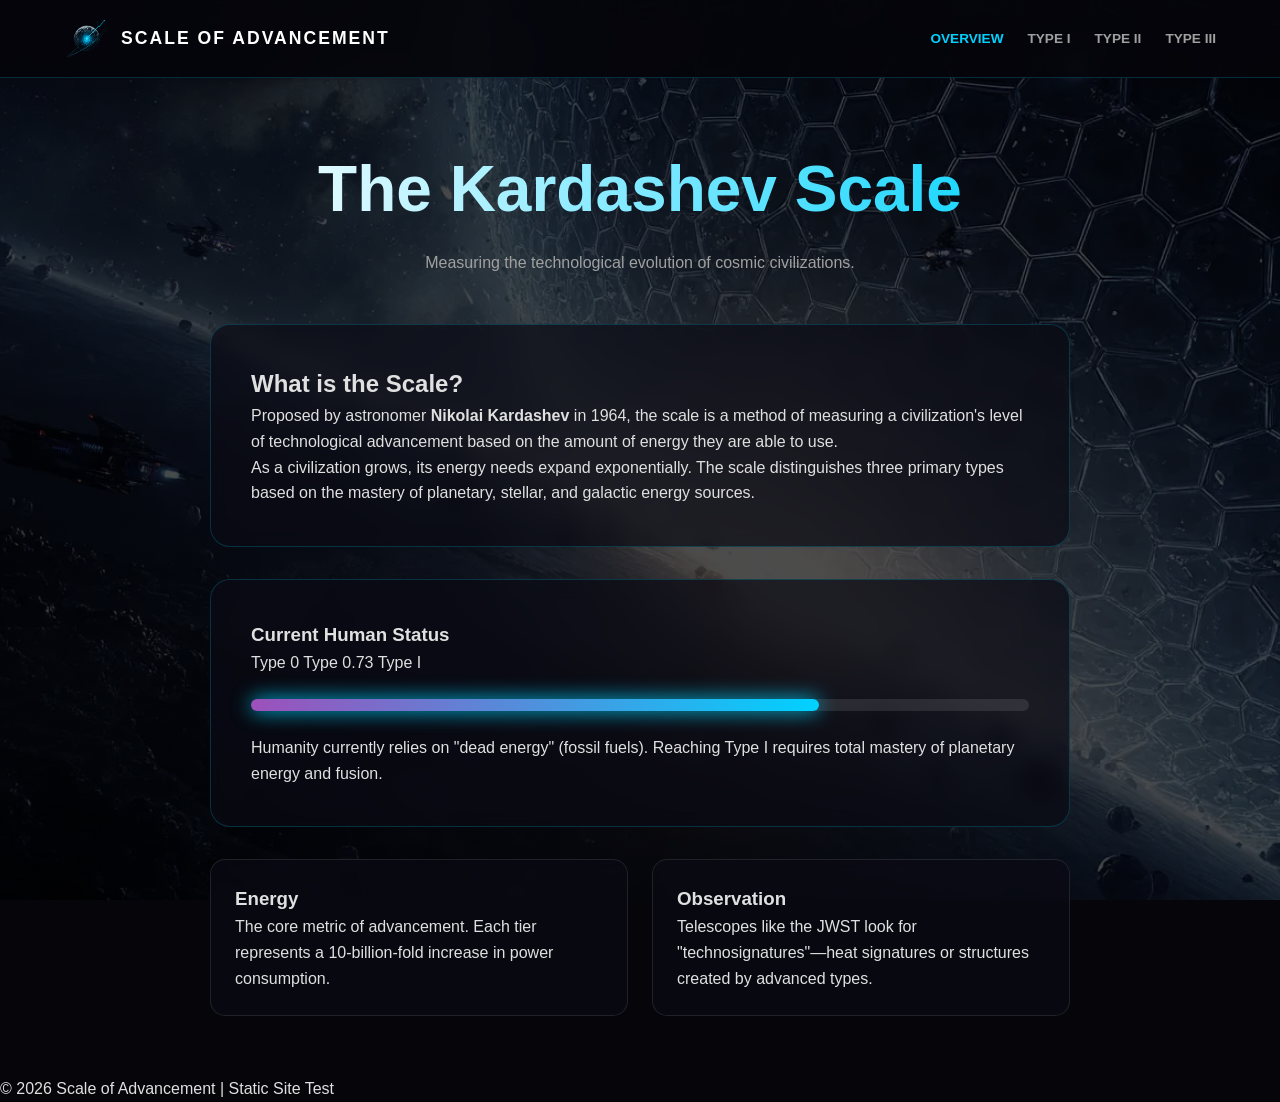
<file: index.html>
<!DOCTYPE html>
<html lang="en">
<head>
    <meta charset="UTF-8">
    <meta name="viewport" content="width=device-width, initial-scale=1.0">
    <title>Scale of Advancement | Overview</title>
    <link rel="stylesheet" href="style.css">
    <link rel="icon" type="image/png" href="logo.png">
</head>
<body class="bg-index">
    <header>
        <div class="nav-container">
            <a href="index.html" class="logo-link">
                <img src="logo.png" alt="Scale of Advancement Logo" class="site-logo">
                <span class="site-name">Scale of <span class="accent">Advancement</span></span>
            </a>
            <nav>
                <a href="index.html" class="active">Overview</a>
                <a href="type-one.html">Type I</a>
                <a href="type-two.html">Type II</a>
                <a href="type-three.html">Type III</a>
            </nav>
        </div>
    </header>

    <main class="content">
        <section class="hero">
            <h1>The Kardashev Scale</h1>
            <p class="subtitle">Measuring the technological evolution of cosmic civilizations.</p>
        </section>

        <section class="info-card">
            <h2>What is the Scale?</h2>
            <p>Proposed by astronomer <strong>Nikolai Kardashev</strong> in 1964, the scale is a method of measuring a civilization's level of technological advancement based on the amount of energy they are able to use.</p>
            
            <p>As a civilization grows, its energy needs expand exponentially. The scale distinguishes three primary types based on the mastery of planetary, stellar, and galactic energy sources.</p>
        </section>

        <section class="status-box">
            <h3>Current Human Status</h3>
            <div class="progress-info">
                <span>Type 0</span>
                <span class="current-stat">Type 0.73</span>
                <span>Type I</span>
            </div>
            <div class="progress-bar-container">
                <div class="progress-fill"></div>
            </div>
            <p class="status-note">Humanity currently relies on "dead energy" (fossil fuels). Reaching Type I requires total mastery of planetary energy and fusion.</p>
        </section>

        <section class="grid">
            <div class="grid-item">
                <h3>Energy</h3>
                <p>The core metric of advancement. Each tier represents a 10-billion-fold increase in power consumption.</p>
            </div>
            <div class="grid-item">
                <h3>Observation</h3>
                <p>Telescopes like the JWST look for "technosignatures"—heat signatures or structures created by advanced types.</p>
            </div>
        </section>
    </main>

    <footer>
        <p>&copy; 2026 Scale of Advancement | Static Site Test</p>
    </footer>

</body>
</html>
</file>
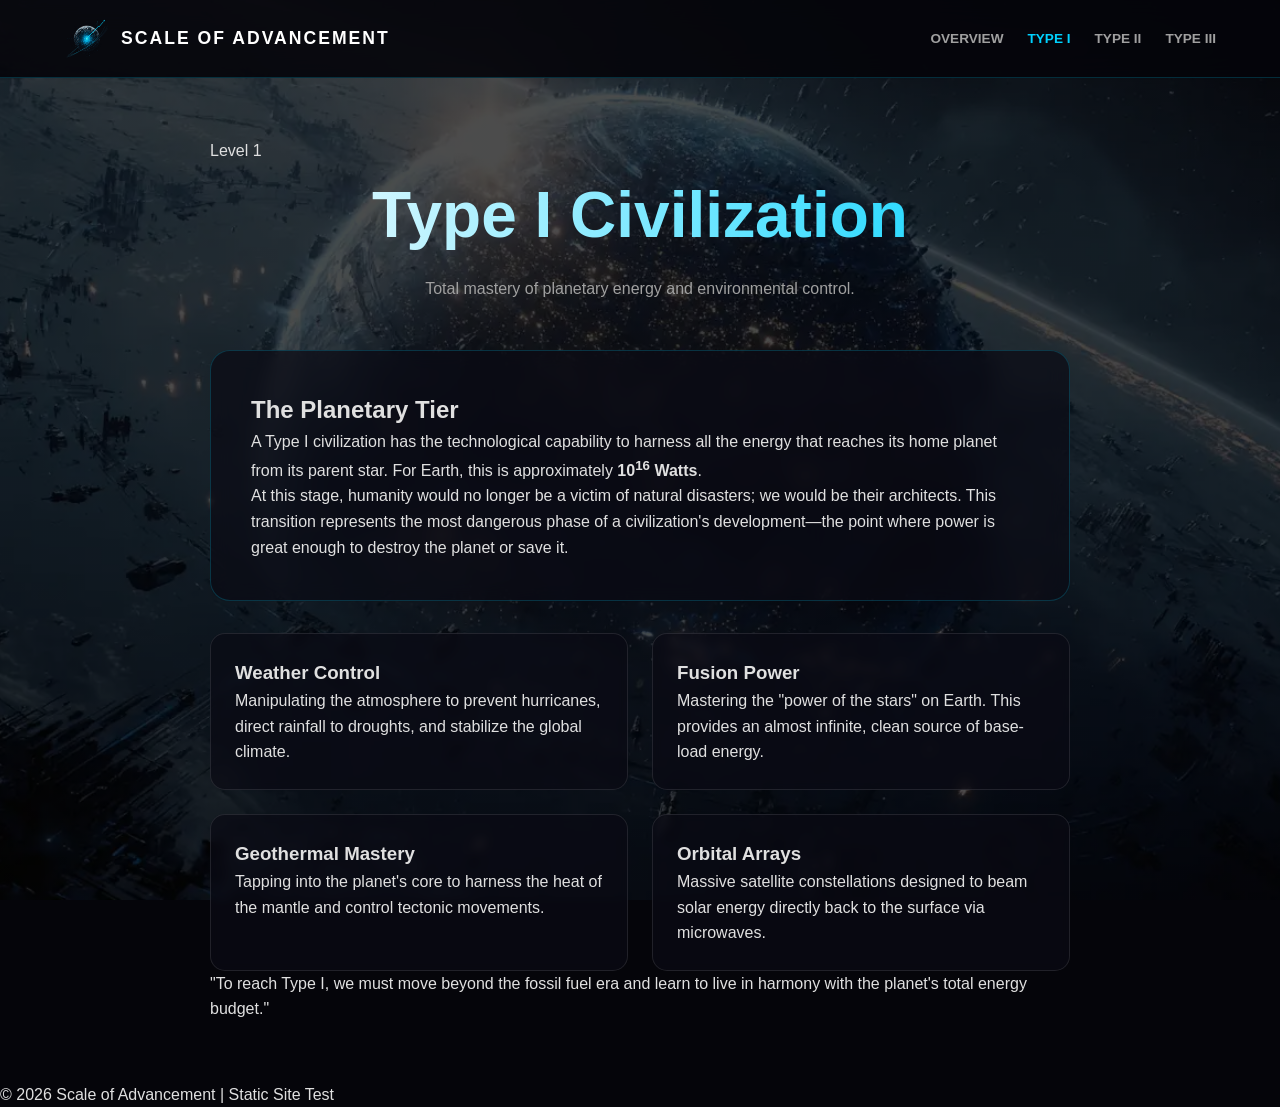
<file: type-one.html>
<!DOCTYPE html>
<html lang="en">
<head>
    <meta charset="UTF-8">
    <meta name="viewport" content="width=device-width, initial-scale=1.0">
    <title>Type I: Planetary Civilization | Scale of Advancement</title>
    <link rel="stylesheet" href="style.css">
    <link rel="icon" type="image/png" href="logo.png">
</head>
<body class="bg-one">

    <header>
        <div class="nav-container">
            <a href="index.html" class="logo-link">
                <img src="logo.png" alt="Scale of Advancement Logo" class="site-logo">
                <span class="site-name">Scale of <span class="accent">Advancement</span></span>
            </a>
            <nav>
                <a href="index.html">Overview</a>
                <a href="type-one.html" class="active">Type I</a>
                <a href="type-two.html">Type II</a>
                <a href="type-three.html">Type III</a>
            </nav>
        </div>
    </header>

    <main class="content">
        <section class="hero">
            <span class="badge">Level 1</span>
            <h1>Type I Civilization</h1>
            <p class="subtitle">Total mastery of planetary energy and environmental control.</p>
        </section>

        <section class="info-card">
            <h2>The Planetary Tier</h2>
            <p>A Type I civilization has the technological capability to harness all the energy that reaches its home planet from its parent star. For Earth, this is approximately <strong>10<sup>16</sup> Watts</strong>.</p>
            
            <p>At this stage, humanity would no longer be a victim of natural disasters; we would be their architects. This transition represents the most dangerous phase of a civilization's development—the point where power is great enough to destroy the planet or save it.</p>
        </section>

        <div class="grid">
            <div class="grid-item">
                <h3>Weather Control</h3>
                <p>Manipulating the atmosphere to prevent hurricanes, direct rainfall to droughts, and stabilize the global climate.</p>
            </div>
            <div class="grid-item">
                <h3>Fusion Power</h3>
                <p>Mastering the "power of the stars" on Earth. This provides an almost infinite, clean source of base-load energy.</p>
            </div>
            <div class="grid-item">
                <h3>Geothermal Mastery</h3>
                <p>Tapping into the planet's core to harness the heat of the mantle and control tectonic movements.</p>
            </div>
            <div class="grid-item">
                <h3>Orbital Arrays</h3>
                <p>Massive satellite constellations designed to beam solar energy directly back to the surface via microwaves.</p>
            </div>
        </div>

        <section class="quote-box">
            <blockquote>"To reach Type I, we must move beyond the fossil fuel era and learn to live in harmony with the planet's total energy budget."</blockquote>
        </section>
    </main>

    <footer>
        <p>&copy; 2026 Scale of Advancement | Static Site Test</p>
    </footer>

</body>
</html>
</file>
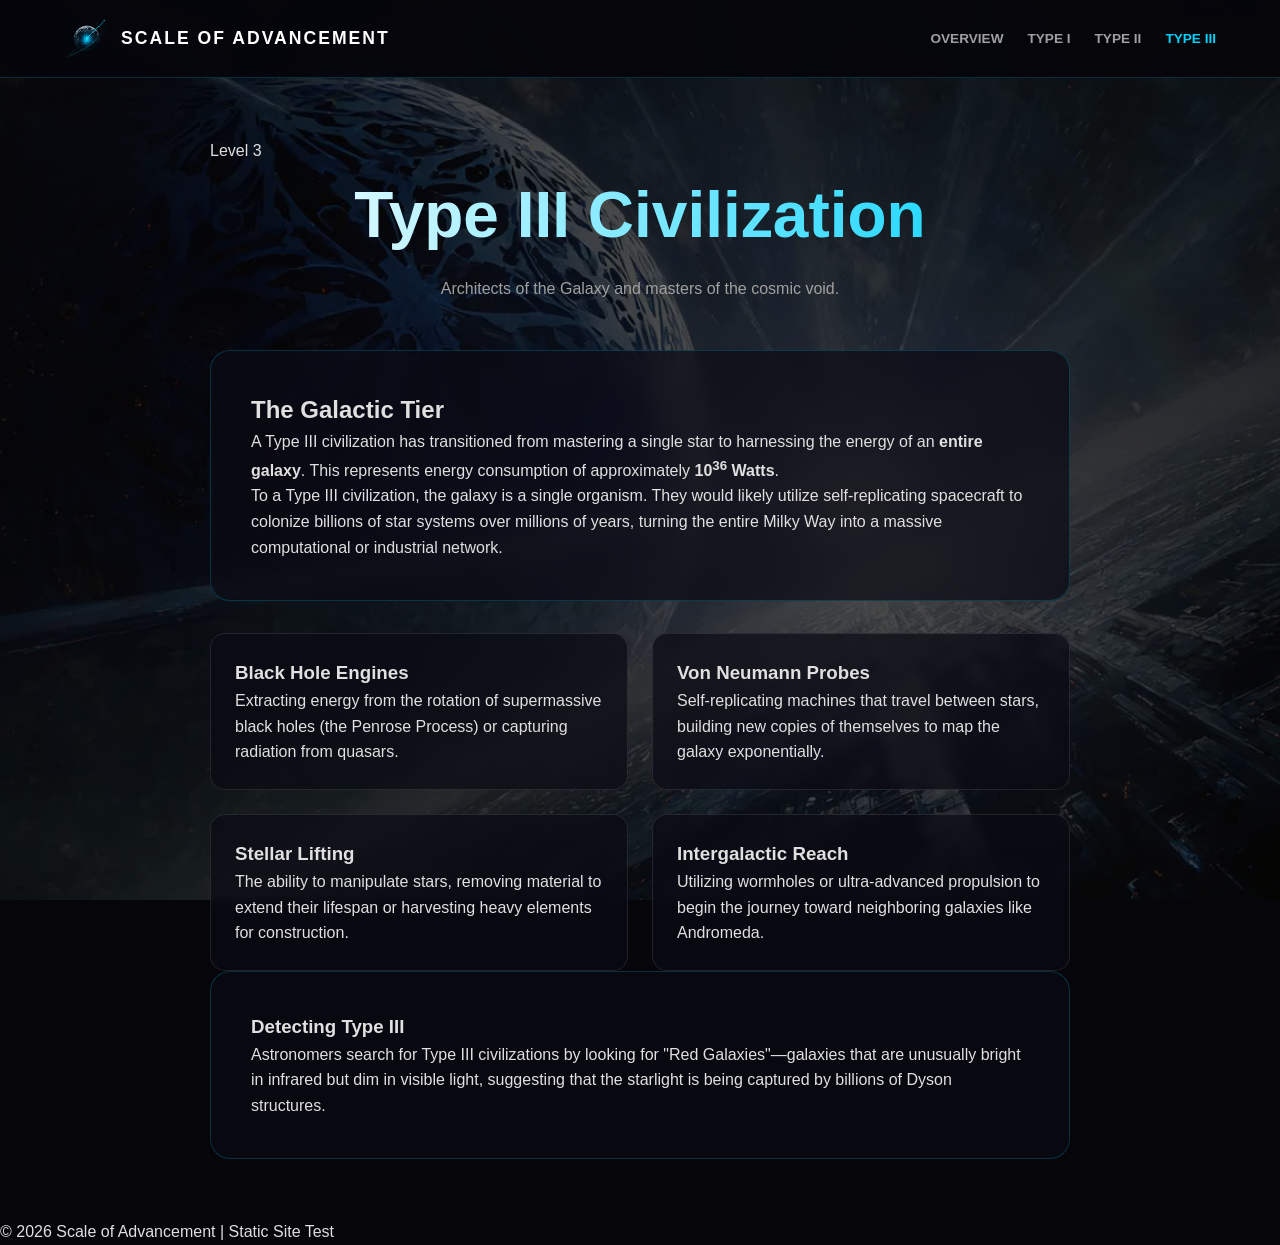
<file: type-three.html>
<!DOCTYPE html>
<html lang="en">
<head>
    <meta charset="UTF-8">
    <meta name="viewport" content="width=device-width, initial-scale=1.0">
    <title>Type III: Galactic Civilization | Scale of Advancement</title>
    <link rel="stylesheet" href="style.css">
    <link rel="icon" type="image/png" href="logo.png">
</head>
<body class="bg-three">

    <header>
        <div class="nav-container">
            <a href="index.html" class="logo-link">
                <img src="logo.png" alt="Scale of Advancement Logo" class="site-logo">
                <span class="site-name">Scale of <span class="accent">Advancement</span></span>
            </a>
            <nav>
                <a href="index.html">Overview</a>
                <a href="type-one.html">Type I</a>
                <a href="type-two.html">Type II</a>
                <a href="type-three.html" class="active">Type III</a>
            </nav>
        </div>
    </header>

    <main class="content">
        <section class="hero">
            <span class="badge">Level 3</span>
            <h1>Type III Civilization</h1>
            <p class="subtitle">Architects of the Galaxy and masters of the cosmic void.</p>
        </section>

        <section class="info-card">
            <h2>The Galactic Tier</h2>
            <p>A Type III civilization has transitioned from mastering a single star to harnessing the energy of an <strong>entire galaxy</strong>. This represents energy consumption of approximately <strong>10<sup>36</sup> Watts</strong>.</p>
            
            <p>To a Type III civilization, the galaxy is a single organism. They would likely utilize self-replicating spacecraft to colonize billions of star systems over millions of years, turning the entire Milky Way into a massive computational or industrial network.</p>
        </section>

        <div class="grid">
            <div class="grid-item">
                <h3>Black Hole Engines</h3>
                <p>Extracting energy from the rotation of supermassive black holes (the Penrose Process) or capturing radiation from quasars.</p>
            </div>
            <div class="grid-item">
                <h3>Von Neumann Probes</h3>
                <p>Self-replicating machines that travel between stars, building new copies of themselves to map the galaxy exponentially.</p>
            </div>
            <div class="grid-item">
                <h3>Stellar Lifting</h3>
                <p>The ability to manipulate stars, removing material to extend their lifespan or harvesting heavy elements for construction.</p>
            </div>
            <div class="grid-item">
                <h3>Intergalactic Reach</h3>
                <p>Utilizing wormholes or ultra-advanced propulsion to begin the journey toward neighboring galaxies like Andromeda.</p>
            </div>
        </div>

        <section class="status-box">
            <h3>Detecting Type III</h3>
            <p>Astronomers search for Type III civilizations by looking for "Red Galaxies"—galaxies that are unusually bright in infrared but dim in visible light, suggesting that the starlight is being captured by billions of Dyson structures.</p>
        </section>
    </main>

    <footer>
        <p>&copy; 2026 Scale of Advancement | Static Site Test</p>
    </footer>

</body>
</html>
</file>
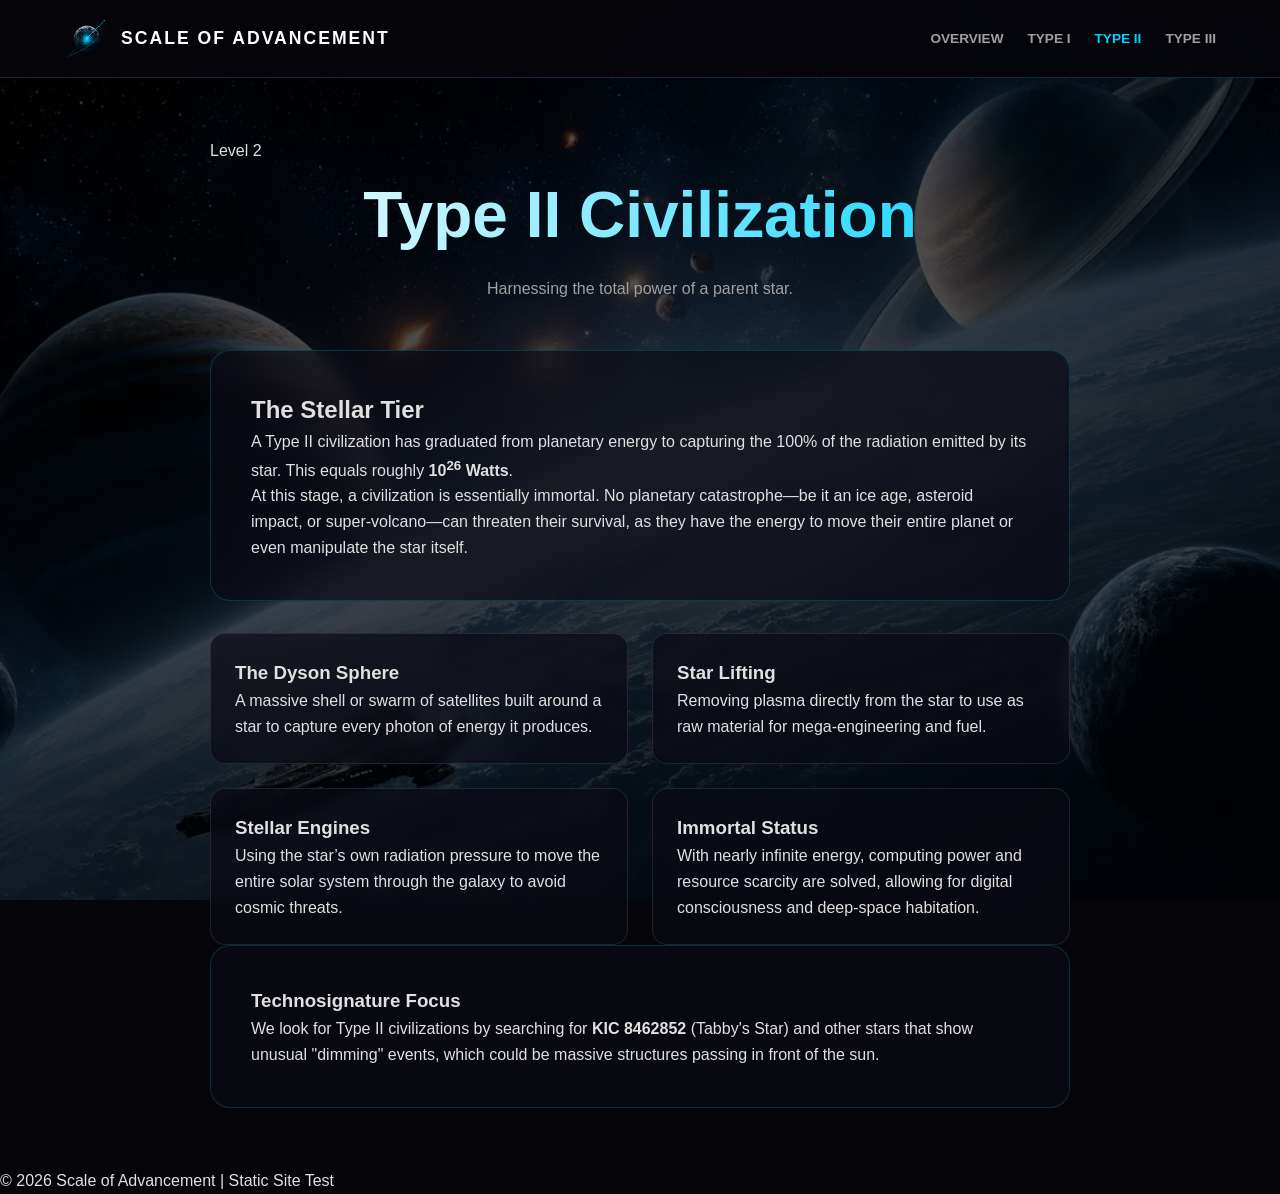
<file: type-two.html>
<!DOCTYPE html>
<html lang="en">
<head>
    <meta charset="UTF-8">
    <meta name="viewport" content="width=device-width, initial-scale=1.0">
    <title>Type II: Stellar Civilization | Scale of Advancement</title>
    <link rel="stylesheet" href="style.css">
    <link rel="icon" type="image/png" href="logo.png">
</head>
<body class="bg-two">

    <header>
        <div class="nav-container">
            <a href="index.html" class="logo-link">
                <img src="logo.png" alt="Scale of Advancement Logo" class="site-logo">
                <span class="site-name">Scale of <span class="accent">Advancement</span></span>
            </a>
            <nav>
                <a href="index.html">Overview</a>
                <a href="type-one.html">Type I</a>
                <a href="type-two.html" class="active">Type II</a>
                <a href="type-three.html">Type III</a>
            </nav>
        </div>
    </header>

    <main class="content">
        <section class="hero">
            <span class="badge">Level 2</span>
            <h1>Type II Civilization</h1>
            <p class="subtitle">Harnessing the total power of a parent star.</p>
        </section>

        <section class="info-card">
            <h2>The Stellar Tier</h2>
            <p>A Type II civilization has graduated from planetary energy to capturing the 100% of the radiation emitted by its star. This equals roughly <strong>10<sup>26</sup> Watts</strong>.</p>
            
            <p>At this stage, a civilization is essentially immortal. No planetary catastrophe—be it an ice age, asteroid impact, or super-volcano—can threaten their survival, as they have the energy to move their entire planet or even manipulate the star itself.</p>
        </section>

        <div class="grid">
            <div class="grid-item">
                <h3>The Dyson Sphere</h3>
                <p>A massive shell or swarm of satellites built around a star to capture every photon of energy it produces.</p>
            </div>
            <div class="grid-item">
                <h3>Star Lifting</h3>
                <p>Removing plasma directly from the star to use as raw material for mega-engineering and fuel.</p>
            </div>
            <div class="grid-item">
                <h3>Stellar Engines</h3>
                <p>Using the star’s own radiation pressure to move the entire solar system through the galaxy to avoid cosmic threats.</p>
            </div>
            <div class="grid-item">
                <h3>Immortal Status</h3>
                <p>With nearly infinite energy, computing power and resource scarcity are solved, allowing for digital consciousness and deep-space habitation.</p>
            </div>
        </div>

        <section class="status-box">
            <h3>Technosignature Focus</h3>
            <p>We look for Type II civilizations by searching for <strong>KIC 8462852</strong> (Tabby's Star) and other stars that show unusual "dimming" events, which could be massive structures passing in front of the sun.</p>
        </section>
    </main>

    <footer>
        <p>&copy; 2026 Scale of Advancement | Static Site Test</p>
    </footer>

</body>
</html>
</file>
<file: style.css>
/* --- Global Styles --- */
:root {
    --bg-dark: #05050a;
    --bg-card: rgba(10, 10, 20, 0.7); /* Darker glass for better contrast */
    --accent-cyan: #00d2ff;
    --accent-purple: #9d50bb;
    --text-main: #e0e0e0;
    --border: rgba(0, 210, 255, 0.2);
}

* {
    margin: 0;
    padding: 0;
    box-sizing: border-box;
}

body {
    background-color: var(--bg-dark);
    color: var(--text-main);
    font-family: 'Segoe UI', Roboto, sans-serif;
    line-height: 1.6;
    overflow-x: hidden;
    background-size: cover;
    background-position: center;
    background-repeat: no-repeat;
    background-attachment: fixed;
}

/* --- WebP Backgrounds with Dark Overlay --- */
.bg-index { background-image: linear-gradient(rgba(0,0,0,0.7), rgba(0,0,0,0.7)), url('bg-index.webp'); }
.bg-one   { background-image: linear-gradient(rgba(0,0,0,0.7), rgba(0,0,0,0.7)), url('bg-one.webp'); }
.bg-two   { background-image: linear-gradient(rgba(0,0,0,0.7), rgba(0,0,0,0.7)), url('bg-two.webp'); }
.bg-three { background-image: linear-gradient(rgba(0,0,0,0.7), rgba(0,0,0,0.7)), url('bg-three.webp'); }

/* --- Responsive Header --- */
header {
    background: rgba(5, 5, 10, 0.9);
    backdrop-filter: blur(15px);
    padding: 1rem 5%;
    border-bottom: 1px solid var(--border);
    position: sticky;
    top: 0;
    z-index: 1000;
}

.nav-container {
    display: flex;
    justify-content: space-between;
    align-items: center;
    max-width: 1200px;
    margin: 0 auto;
}

.logo-link {
    display: flex;
    align-items: center;
    text-decoration: none;
    color: white;
}

.site-logo {
    height: 45px;
    width: auto;
    margin-right: 12px;
}

.site-name {
    font-weight: 800;
    text-transform: uppercase;
    letter-spacing: 2px;
    font-size: 1.1rem;
}

nav { display: flex; gap: 1.5rem; }

nav a {
    color: #a0a0a0;
    text-decoration: none;
    font-size: 0.85rem;
    font-weight: 600;
    text-transform: uppercase;
    transition: 0.3s;
}

nav a:hover, nav a.active { color: var(--accent-cyan); }

/* --- Content & Glassmorphism --- */
.content {
    max-width: 900px;
    margin: 60px auto;
    padding: 0 20px;
}

h1 {
    font-size: clamp(2.5rem, 8vw, 4rem);
    text-align: center;
    margin-bottom: 10px;
    background: linear-gradient(to right, #fff, var(--accent-cyan));
    -webkit-background-clip: text;
    -webkit-text-fill-color: transparent;
}

.subtitle {
    text-align: center;
    color: #a0a0a0;
    margin-bottom: 3rem;
}

.info-card, .status-box {
    background: var(--bg-card);
    border: 1px solid var(--border);
    padding: 2.5rem;
    border-radius: 20px;
    backdrop-filter: blur(10px);
    margin-bottom: 2rem;
}

.grid {
    display: grid;
    grid-template-columns: repeat(auto-fit, minmax(280px, 1fr));
    gap: 1.5rem;
}

.grid-item {
    background: var(--bg-card);
    border: 1px solid rgba(255, 255, 255, 0.1);
    padding: 1.5rem;
    border-radius: 15px;
    backdrop-filter: blur(5px);
}

/* --- Progress Bar --- */
.progress-bar-container {
    height: 12px;
    background: rgba(255, 255, 255, 0.1);
    border-radius: 10px;
    margin: 1.5rem 0;
}

.progress-fill {
    height: 100%;
    width: 73%;
    background: linear-gradient(90deg, var(--accent-purple), var(--accent-cyan));
    box-shadow: 0 0 20px var(--accent-cyan);
    border-radius: 10px;
}

/* --- Mobile Fixes --- */
@media (max-width: 768px) {
    .nav-container { flex-direction: column; gap: 1rem; }
    nav { gap: 1rem; flex-wrap: wrap; justify-content: center; }
    .site-logo { height: 35px; }
}
</file>
